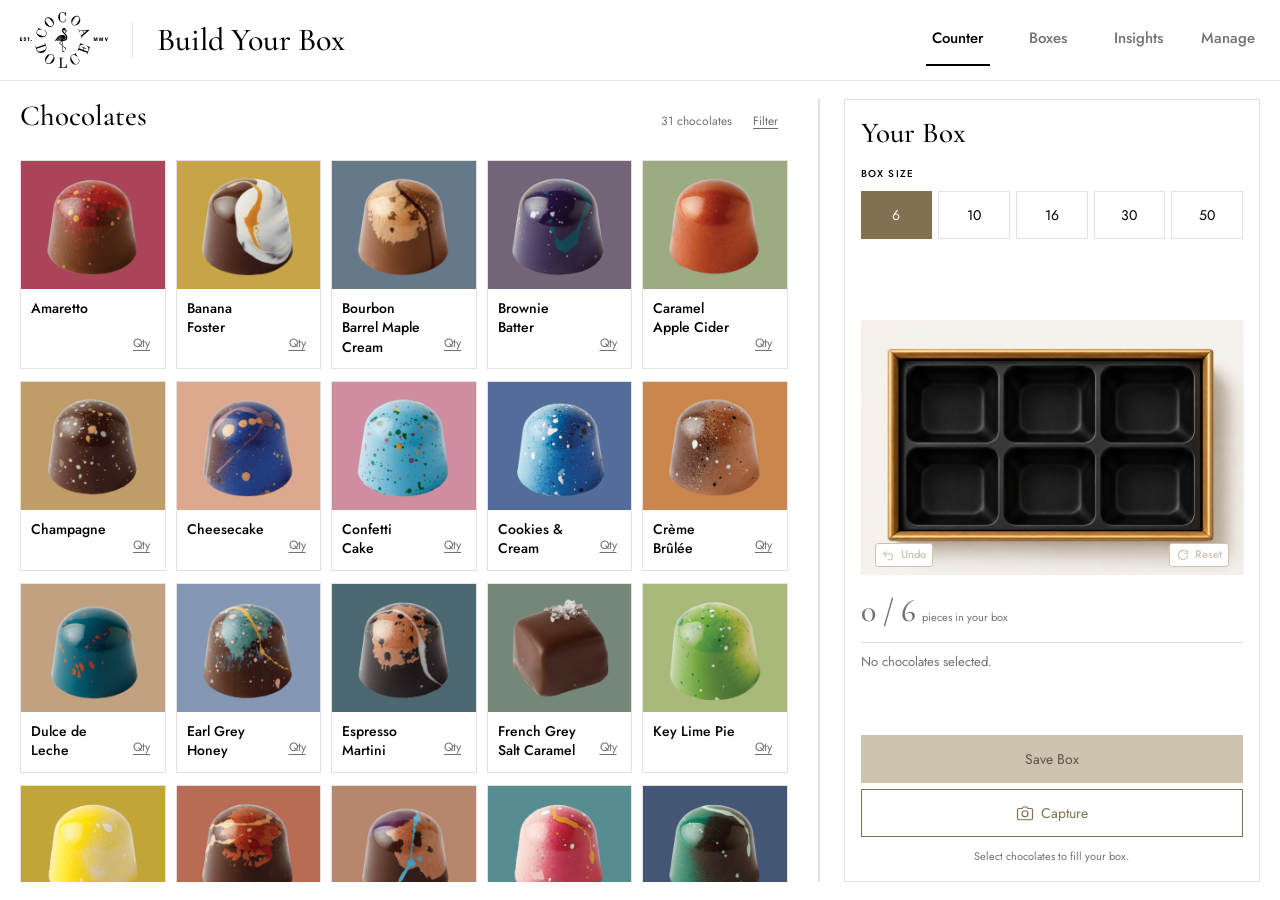
<file: index.html>
<!doctype html>
<html lang="en" data-theme="light">
<head>
<meta charset="utf-8">
<meta name="viewport" content="width=device-width, initial-scale=1">
<title>Build Your Box | Cocoa Dolce</title>
<link rel="preconnect" href="https://fonts.googleapis.com">
<link rel="preconnect" href="https://fonts.gstatic.com" crossorigin>
<link href="https://fonts.googleapis.com/css2?family=Cormorant+Garamond:ital,wght@0,500;0,600;1,500&family=Jost:wght@400;500;600&display=swap" rel="stylesheet">
<style>
:root{
  /* Central brand tokens (Cocoa Dolce site alignment pass). Every other color
     variable below is an alias onto these five so no hex is duplicated. */
  --color-bg:#ffffff; --color-bg-secondary:#f2eee7; --color-primary:#817151; --color-disabled:#cdc3af; --color-text:#000000;
  --bg:var(--color-bg); --surface:var(--color-bg); --surface-2:var(--color-bg-secondary); --ink:var(--color-text); --ink-soft:#6d5a4e;
  --line:#e0d3c6; --gold:var(--color-primary); --gold-ink:#6f5f36; --cocoa:#3b2219; --ok:#4f7a4a; --warn:#a4462f;
  --tray:#2b1a14; --tray-slot:#3d281f; --shadow:0 1px 0 rgba(43,29,23,.06),0 8px 24px -14px rgba(43,29,23,.35);
  /* Giriton is the brand typeface used on the live Cocoa Dolce site; no licensed
     local font file exists in this repo (checked before writing this rule), so
     it is named first and falls back to the existing elegant serif stack. */
  --serif:"Giriton","Cormorant Garamond","Iowan Old Style","Palatino Linotype",Georgia,serif;
  --sans:"Jost","Avenir Next","Segoe UI",system-ui,sans-serif;
}
@media (prefers-color-scheme: dark){
  :root:not([data-theme="light"]){
    --bg:#1a120f; --surface:#241915; --surface-2:#2f211b; --ink:#f1e6d8; --ink-soft:#b9a595;
    --line:#3e2e26; --gold:#c4af7c; --gold-ink:#d8c592; --tray:#120c0a; --tray-slot:#2a1c16; --ok:#8fbf86; --warn:#e0856b;
    --shadow:0 10px 30px -18px rgba(0,0,0,.8);
  }
}
:root[data-theme="dark"]{
  --bg:#1a120f; --surface:#241915; --surface-2:#2f211b; --ink:#f1e6d8; --ink-soft:#b9a595;
  --line:#3e2e26; --gold:#c4af7c; --gold-ink:#d8c592; --tray:#120c0a; --tray-slot:#2a1c16; --ok:#8fbf86; --warn:#e0856b;
  --shadow:0 10px 30px -18px rgba(0,0,0,.8);
}
*{box-sizing:border-box}
html,body{margin:0}
body{background:var(--bg);color:var(--ink);font-family:var(--sans);font-size:15px;line-height:1.45;-webkit-tap-highlight-color:transparent}
button{font:inherit;color:inherit;cursor:pointer}
button:focus-visible,input:focus-visible,select:focus-visible{outline:2px solid var(--gold);outline-offset:2px}
img{max-width:100%}

/* header */
header{display:flex;align-items:center;gap:20px;padding:14px 24px;border-bottom:1px solid var(--line);background:var(--surface);position:sticky;top:0;z-index:20;flex-wrap:wrap}
.mark{display:flex;align-items:baseline;gap:10px;margin-right:auto}
.mark b{font-family:var(--serif);font-weight:600;font-size:28px;letter-spacing:.01em;line-height:1}
.mark span{font-family:var(--serif);font-style:italic;font-size:19px;color:var(--gold-ink)}
nav{display:flex;gap:4px;background:var(--surface-2);padding:4px;border-radius:999px}
nav button{border:0;background:transparent;padding:8px 18px;border-radius:999px;font-weight:500;color:var(--ink-soft)}
nav button[aria-selected="true"]{background:var(--surface);color:var(--ink);box-shadow:var(--shadow)}
.loc{border:1px solid var(--line);background:var(--surface);border-radius:999px;padding:8px 12px;font:inherit;color:var(--ink)}
.sync{font-size:12px;color:var(--ink-soft)}

main{padding:20px 24px 120px;max-width:1500px;margin:0 auto}
.view[hidden]{display:none}

/* counter */
.counter{display:grid;grid-template-columns:minmax(0,1fr) 380px;gap:24px;align-items:start}
.grid{display:grid;grid-template-columns:repeat(auto-fill,minmax(132px,1fr));gap:10px}
.tile{position:relative;border:1px solid var(--line);background:var(--surface);border-radius:14px;padding:14px 8px 12px;min-height:124px;display:flex;flex-direction:column;align-items:center;gap:9px;text-align:center;transition:transform .08s ease,border-color .15s}
.tile:active{transform:scale(.96)}
.tile.has{border-color:var(--gold)}
.tile .nm{font-weight:500;font-size:14px;line-height:1.2}
.tile .ct{position:absolute;top:7px;right:7px;min-width:24px;height:24px;border-radius:12px;background:var(--gold);color:#fff;font-weight:600;font-size:13px;display:grid;place-items:center;padding:0 6px}
.tile.flash{animation:flash .35s ease}
@keyframes flash{0%{box-shadow:0 0 0 0 var(--gold)}100%{box-shadow:0 0 0 10px transparent}}
.grid.locked .tile{opacity:.45}

/* bonbons */
.bb{--shell:#3b2219;--top:#c98a3d;width:46px;height:46px;border-radius:50%;position:relative;flex:none;
  background:radial-gradient(circle at 34% 28%,rgba(255,255,255,.38),rgba(255,255,255,0) 38%),var(--shell);
  box-shadow:inset 0 -4px 7px rgba(0,0,0,.35),0 2px 3px rgba(0,0,0,.25)}
.bb::after{content:"";position:absolute;inset:0;border-radius:inherit}
.bb.d-half{background:radial-gradient(circle at 34% 28%,rgba(255,255,255,.4),rgba(255,255,255,0) 38%),linear-gradient(140deg,var(--top) 0 46%,var(--shell) 47%)}
.bb.d-dot::after{inset:34%;background:var(--top)}
.bb.d-sparkle::after{background:radial-gradient(circle,var(--top) 1.3px,transparent 1.6px) 0 0/7px 7px;opacity:.9}
.bb.d-stripe::after{background:repeating-linear-gradient(60deg,var(--top) 0 2px,transparent 2px 7px);opacity:.85;inset:18% 12%;border-radius:40%}
.bb.d-gold::after{inset:30% 38% 44% 30%;background:linear-gradient(135deg,#f3dc93,#b8913b);border-radius:30% 60% 40% 50%;transform:rotate(-12deg)}
.bb.d-cup{border-radius:26%;background:repeating-conic-gradient(from 0deg,rgba(0,0,0,.18) 0 10deg,transparent 10deg 30deg),radial-gradient(circle at 34% 28%,rgba(255,255,255,.3),transparent 40%),var(--shell)}
.bb.d-cup::after{inset:28%;background:var(--top);border-radius:50%}
.bb.d-dust{background:radial-gradient(circle,rgba(255,255,255,.08) 1px,transparent 1.3px) 0 0/4px 4px,var(--shell);box-shadow:inset 0 -3px 6px rgba(0,0,0,.25)}
.bb.d-drizzle::after{background:repeating-linear-gradient(-30deg,transparent 0 5px,var(--top) 5px 7px,transparent 7px 12px);inset:10% 14% 40%;border-radius:50% 50% 30% 30%}
.bb.sm{width:30px;height:30px}

/* box panel */
.panel{position:sticky;top:84px;background:var(--surface);border:1px solid var(--line);border-radius:18px;padding:18px;box-shadow:var(--shadow)}
.panel h2{font-family:var(--serif);font-weight:600;font-size:26px;margin:0 0 2px;line-height:1.1}
.muted{color:var(--ink-soft)}
.small{font-size:13px}
.sizes{display:flex;flex-wrap:wrap;gap:6px;margin:12px 0 14px}
.chip{border:1px solid var(--line);background:transparent;border-radius:999px;padding:7px 14px;font-weight:500;min-width:48px}
.chip[aria-pressed="true"]{background:var(--ink);color:var(--surface);border-color:var(--ink)}
.tray{background:var(--tray);border-radius:12px;padding:12px;display:grid;gap:8px;box-shadow:inset 0 2px 10px rgba(0,0,0,.5)}
.slot{aspect-ratio:1;border-radius:50%;background:var(--tray-slot);display:grid;place-items:center;border:0;padding:0;box-shadow:inset 0 3px 6px rgba(0,0,0,.55)}
.slot .bb{width:82%;height:82%;animation:drop .22s cubic-bezier(.2,.9,.3,1.3)}
@keyframes drop{from{transform:translateY(-10px) scale(.7);opacity:0}to{transform:none;opacity:1}}
.slot:disabled{cursor:default}
.progress{display:flex;justify-content:space-between;align-items:baseline;margin:12px 0 4px}
.progress .n{font-family:var(--serif);font-size:34px;font-weight:600;line-height:1}
.list{margin:6px 0 12px;padding:0;list-style:none;font-size:14px;max-height:180px;overflow:auto}
.list li{display:flex;justify-content:space-between;padding:4px 0;border-bottom:1px dashed var(--line)}
.actions{display:grid;grid-template-columns:1fr 1fr;gap:8px}
.btn{border:1px solid var(--line);background:var(--surface);border-radius:12px;padding:12px 14px;font-weight:500}
.btn.primary{background:var(--cocoa);border-color:var(--cocoa);color:#f6ead8;grid-column:1/-1;padding:15px;font-size:16px}
:root[data-theme="dark"] .btn.primary{background:var(--gold);border-color:var(--gold);color:#1a120f}
@media (prefers-color-scheme: dark){:root:not([data-theme="light"]) .btn.primary{background:var(--gold);border-color:var(--gold);color:#1a120f}}
.btn:disabled{opacity:.45;cursor:not-allowed}
.btn.gold{background:var(--gold);border-color:var(--gold);color:#fff}
.banner{margin-top:10px;padding:10px 12px;border-radius:10px;background:var(--surface-2);display:flex;align-items:center;justify-content:space-between;gap:8px;font-size:14px}
.banner[hidden]{display:none}
.savemode{border:1px solid var(--line);border-radius:10px;margin:12px 0 0;padding:8px 12px 10px;display:grid;gap:6px}
.savemode legend{padding:0 4px}
.banner.saved{background:color-mix(in srgb,var(--ok) 16%,var(--surface))}
.tray.done{outline:2px solid var(--ok);outline-offset:3px}
.banner .bar{height:3px;background:var(--gold);border-radius:2px;margin-top:6px;transform-origin:left;animation:count 2s linear forwards}
@keyframes count{from{transform:scaleX(1)}to{transform:scaleX(0)}}
.shake{animation:shake .3s}
@keyframes shake{25%{transform:translateX(-5px)}75%{transform:translateX(5px)}}

/* toast */
.toast{position:fixed;left:50%;bottom:22px;transform:translateX(-50%);background:var(--ink);color:var(--surface);padding:12px 16px;border-radius:12px;display:flex;gap:14px;align-items:center;z-index:50;box-shadow:0 12px 30px -10px rgba(0,0,0,.5);max-width:calc(100% - 32px)}
.toast[hidden]{display:none}
.toast button{background:transparent;border:1px solid currentColor;border-radius:8px;padding:5px 10px;color:inherit}

/* generic sections */
.section{background:var(--surface);border:1px solid var(--line);border-radius:18px;padding:20px;margin-bottom:18px}
.section h2{font-family:var(--serif);font-weight:600;font-size:28px;margin:0 0 4px;line-height:1.1}
.section h3{font-family:var(--serif);font-weight:600;font-size:21px;margin:18px 0 8px}
.row{display:flex;gap:10px;flex-wrap:wrap;align-items:center}
.spread{justify-content:space-between}
.stats{display:grid;grid-template-columns:repeat(auto-fit,minmax(170px,1fr));gap:10px;margin:14px 0}
.stat{background:var(--surface-2);border-radius:12px;padding:12px 14px}
.stat .v{font-family:var(--serif);font-size:32px;font-weight:600;line-height:1.05}
.stat .k{font-size:13px;color:var(--ink-soft)}
.scroll{overflow-x:auto}
table{border-collapse:collapse;width:100%;font-size:14px}
th,td{text-align:left;padding:9px 10px;border-bottom:1px solid var(--line);vertical-align:top}
th{font-weight:500;color:var(--ink-soft);font-size:13px}
td.num,th.num{text-align:right;font-variant-numeric:tabular-nums}
.pieces-cell{max-width:460px}
.x{border:0;background:transparent;color:var(--ink-soft);padding:2px 6px;border-radius:6px}
.x:hover{color:var(--warn)}
.two{display:grid;grid-template-columns:1fr 1fr;gap:18px}
.bars{display:grid;gap:7px}
.barrow{display:grid;grid-template-columns:30px 150px 1fr 48px;align-items:center;gap:10px;font-size:14px}
.track{height:12px;background:var(--surface-2);border-radius:6px;overflow:hidden}
.fill{height:100%;background:var(--gold);border-radius:6px}
.pair{display:grid;grid-template-columns:auto 1fr auto;gap:12px;align-items:center;padding:9px 0;border-bottom:1px solid var(--line)}
.pair .duo{display:flex}
.pair .duo .bb+.bb{margin-left:-8px}
.lift{font-size:12px;border-radius:999px;padding:3px 9px;background:var(--surface-2);white-space:nowrap}
.lift.hi{background:var(--gold);color:#fff}
.empty{padding:28px;text-align:center;color:var(--ink-soft)}
.menu-row{display:grid;grid-template-columns:40px 1fr 110px 110px 120px auto;gap:10px;align-items:center;padding:8px 0;border-bottom:1px solid var(--line)}
.menu-row input[type=text],.menu-row select,.field{border:1px solid var(--line);background:var(--surface);color:var(--ink);border-radius:8px;padding:7px 9px;font:inherit;width:100%}
.menu-row input[type=color]{width:100%;height:34px;border:1px solid var(--line);border-radius:8px;background:none;padding:2px}
.menu-row.off{opacity:.5}
label.toggle{display:inline-flex;gap:8px;align-items:center;font-size:14px}
dialog{border:1px solid var(--line);border-radius:16px;background:var(--surface);color:var(--ink);max-width:720px;width:calc(100% - 32px)}
dialog textarea{width:100%;height:280px;font-family:ui-monospace,Menlo,monospace;font-size:12px;background:var(--surface-2);color:var(--ink);border:1px solid var(--line);border-radius:8px;padding:8px}

@media (max-width:980px){
  .counter{grid-template-columns:1fr}
  .panel{position:static}
  .two{grid-template-columns:1fr}
  .menu-row{grid-template-columns:36px 1fr 1fr;}
}
@media (max-width:560px){
  header{padding:12px 14px} main{padding:14px}
  .grid{grid-template-columns:repeat(3,1fr)}
  .tile{min-height:108px;padding:12px 4px}
  .barrow{grid-template-columns:26px 100px 1fr 40px}
}
@media (prefers-reduced-motion: reduce){*{animation:none!important;transition:none!important}}
</style>
<link rel="stylesheet" href="counter.css">
<link rel="stylesheet" href="counter-builder.css">
<script src="counter-products.js"></script>
<script src="counter-catalog-state.js"></script>
<script src="counter-selection.js"></script>
<script src="counter-box.js"></script>
<script src="counter-catalog.js"></script>
<script src="counter-manage.js"></script>
<script src="counter-resize.js"></script>
<script src="counter-transactions.js"></script>
<script src="counter-api.js"></script>
<script src="counter-capture.js"></script>
<script src="counter-foundation.js"></script>
</head>
<body>
<header>
  <div class="brand-area">
    <img class="brand-logo" src="assets/logo/cocoa-dolce_flamingo_k.svg" alt="Cocoa Dolce" width="96" height="61">
    <h1>Build Your Box</h1>
  </div>
  <nav aria-label="Primary navigation">
    <button data-view="counter" aria-current="page" aria-selected="true">Counter</button>
    <button data-view="boxes" aria-selected="false">Boxes</button>
    <button data-view="insights" aria-selected="false">Insights</button>
    <button data-view="manage" aria-selected="false">Manage</button>
  </nav>
  <span id="sync" hidden></span>
</header>

<main>
  <!-- COUNTER -->
  <section class="view" id="v-counter" aria-label="Counter">
    <div class="foundation">
      <section class="catalog" aria-labelledby="catalog-title">
        <div class="catalog-top"><h2 id="catalog-title">Chocolates</h2><div class="catalog-tools"><span id="catalog-result"></span><div class="catalog-filter"><button type="button" class="catalog-filter-toggle" id="catalog-filter-toggle" aria-haspopup="true" aria-expanded="false">Filter</button><div class="catalog-filter-menu" id="catalog-filter-menu" role="menu" aria-label="Filter chocolates by category" hidden><button type="button" data-filter="all" role="menuitemradio" aria-checked="true">All</button><button type="button" data-filter="basic" role="menuitemradio" aria-checked="false">Basic</button><button type="button" data-filter="seasonal" role="menuitemradio" aria-checked="false">Seasonal</button><button type="button" data-filter="cocoshots" role="menuitemradio" aria-checked="false">CocoShots</button></div></div></div></div>
        <div class="chocolate-grid"></div>
        <p class="catalog-empty" id="catalog-empty" hidden>No chocolates available in this category.</p>
      </section>
      <div class="counter-divider" role="separator" aria-label="Resize Chocolates and Your Box panels" tabindex="0"></div><aside class="builder" aria-labelledby="builder-title">
        <div class="builder-heading"><h2 id="builder-title">Your Box</h2></div>
        <span class="box-size-label" id="size-label">BOX SIZE</span>
        <div class="box-size-options" role="group" aria-labelledby="size-label"><button type="button" data-capacity-option="6" aria-label="6 pieces" aria-pressed="true">6</button><button type="button" data-capacity-option="10" aria-label="10 pieces" aria-pressed="false">10</button><button type="button" data-capacity-option="16" aria-label="16 pieces" aria-pressed="false">16</button><button type="button" data-capacity-option="30" aria-label="30 pieces" aria-pressed="false">30</button><button type="button" data-capacity-option="50" aria-label="50 pieces" aria-pressed="false">50</button></div>
        <div class="box-visual">
          <div class="box-scene"><img src="assets/box/top-view-6.png" alt="Empty six-piece box, top-down view" width="1536" height="1024"></div>
          <button type="button" class="box-undo" data-action="undo" disabled aria-label="Undo last change"><svg aria-hidden="true" focusable="false" width="14" height="14" viewBox="0 0 24 24" fill="none" stroke="currentColor" stroke-width="1.8" stroke-linecap="round" stroke-linejoin="round"><path d="M3 10h10a5 5 0 0 1 0 10h-3"/><path d="M7 6 3 10l4 4"/></svg><span>Undo</span></button>
          <button type="button" class="box-reset" data-action="reset" disabled aria-label="Reset box"><svg aria-hidden="true" focusable="false" width="14" height="14" viewBox="0 0 24 24" fill="none" stroke="currentColor" stroke-width="1.8" stroke-linecap="round" stroke-linejoin="round"><path d="M20 12a8 8 0 1 1-2.34-5.66"/><path d="M20 4v5h-5"/></svg><span>Reset</span></button>
        </div>
        <div class="piece-progress"><span class="piece-count"><strong id="foundation-count" aria-live="polite">0 / 6</strong><span>pieces in your box</span></span><span class="box-complete-badge" id="box-complete" hidden aria-live="polite">&#10003; Box Complete!</span></div>
        <div class="box-summary"><p>No chocolates selected.</p></div>
        <div class="builder-controls"><button class="save-box" disabled>Save Box</button><button type="button" class="capture-box" data-action="capture"><svg aria-hidden="true" focusable="false" width="18" height="18" viewBox="0 0 24 24" fill="none" stroke="currentColor" stroke-width="1.6" stroke-linecap="round" stroke-linejoin="round"><path d="M8 6l1.5-2h5L16 6h4a2 2 0 0 1 2 2v11a2 2 0 0 1-2 2H4a2 2 0 0 1-2-2V8a2 2 0 0 1 2-2z"/><circle cx="12" cy="13" r="4"/></svg><span>Capture</span></button></div>
        <p class="builder-footnote">Select chocolates to fill your box.</p>
      </aside>
    </div>
  </section>

  <section class="view" id="v-manage" aria-label="Manage Chocolates" hidden>
    <div class="manage-page section">
      <div class="manage-heading"><div><h2>Manage Chocolates</h2><p class="muted small">Manage availability, order, and catalog items.</p></div><button type="button" class="manage-done" data-manage-done>Done</button></div>
      <div id="manage-grid-host"></div>
    </div>
    <dialog id="manage-add-dialog" class="counter-dialog" aria-labelledby="manage-add-title">
      <form id="manage-add-form" method="dialog"><h2 id="manage-add-title">Add Chocolate</h2><label for="manage-name">Chocolate Name</label><input class="field" id="manage-name" name="name" required autocomplete="off"><label for="manage-category">Category</label><select class="field" id="manage-category" name="category" required><option value="basic">Basic</option><option value="seasonal">Seasonal</option><option value="cocoshot">CocoShots</option></select><label for="manage-image">Image</label><div class="manage-file-row"><label class="manage-file-button" for="manage-image">Choose Image</label><span class="manage-file-name" id="manage-file-name">No file chosen</span><input class="manage-file-input" id="manage-image" name="image" type="file" accept="image/*"></div><p class="manage-form-error" id="manage-form-error" role="alert" hidden></p><div class="dialog-actions"><button type="button" data-manage-cancel>Cancel</button><button type="submit">Add Chocolate</button></div></form>
    </dialog>
    <dialog id="manage-done-dialog" class="counter-dialog" aria-labelledby="manage-done-title"><h2 id="manage-done-title">Are you sure?</h2><p>Finish managing the catalog?</p><div class="dialog-actions"><button type="button" data-manage-done-cancel>Cancel</button><button type="button" data-manage-done-confirm>Done</button></div></dialog>
  </section>
  <!-- Retained legacy transaction UI and hooks for later phases. Not navigable. -->
  <section class="view" id="v-legacy-counter" hidden inert>
    <div class="counter">
      <div>
        <div class="grid" id="grid"></div>
        <p class="small muted" style="margin-top:14px">Tap each piece as you reach for it. The grid follows the order of the display case, so you can edit it in Case layout.</p>
      </div>
      <aside class="panel" id="panel">
        <h2>This box</h2>
        <div class="small muted" id="hint">Choose a box size, then tap pieces.</div>
        <div class="sizes" id="sizes"></div>
        <div class="tray" id="tray"></div>
        <div class="progress"><span class="n" id="count">0</span><span class="muted" id="timer">0.0 s</span></div>
        <ul class="list" id="summary"></ul>
        <div class="actions">
          <button class="btn" id="undo" disabled>Undo last</button>
          <button class="btn" id="clear" disabled>Start over</button>
          <button class="btn primary" id="save" disabled>Save box</button>
        </div>
        <div class="banner saved" id="savedNote" hidden>
          <div style="flex:1"><b id="savedTitle">Box saved</b><div class="small muted">Tap a piece to start the next box.</div></div>
          <button class="btn" id="undoSave" style="padding:6px 12px">Undo save</button>
        </div>
        <fieldset class="savemode">
          <legend class="small muted">When the box is full</legend>
          <label class="toggle small"><input type="radio" name="savemode" value="manual"> Wait until I tap Save box</label>
          <label class="toggle small"><input type="radio" name="savemode" value="auto"> Save automatically after 2 seconds</label>
        </fieldset>
        <div class="banner" id="autosave" hidden>
          <div style="flex:1">Box full. Saving…<div class="bar" id="autobar"></div></div>
          <button class="btn" id="cancelAuto" style="padding:6px 12px">Wait</button>
        </div>
      </aside>
    </div>
  </section>

  <!-- BOXES -->
  <section class="view" id="v-boxes" hidden>
    <div class="section">
      <div class="row spread">
        <div><h2>Saved boxes</h2><div class="muted small" id="boxCountLbl"></div></div>
        <div class="row">
          <button class="btn" id="expCsv">Export CSV</button>
          <button class="btn" id="expJson">Export JSON</button>
        </div>
      </div>
      <div class="stats" id="timeStats"></div>
      <div class="scroll"><table id="boxTable"></table></div>
    </div>
  </section>

  <!-- INSIGHTS -->
  <section class="view" id="v-insights" hidden>
    <div class="section">
      <div class="row spread">
        <div><h2>What customers choose</h2><div class="muted small" id="insLbl"></div></div>
        <div class="row">
          <select class="field" id="fLoc" style="width:auto"><option value="">All shops</option><option>Bradley Fair</option><option>New Market Square</option><option>Downtown</option><option>Fontainebleau Las Vegas</option></select>
          <select class="field" id="fRange" style="width:auto"><option value="0">All time</option><option value="7">Last 7 days</option><option value="30">Last 30 days</option></select>
          <label class="toggle"><input type="checkbox" id="fDemo"> Add 240 sample boxes</label>
        </div>
      </div>
      <div class="stats" id="insStats"></div>
      <div class="two">
        <div><h3>Most-picked pieces</h3><div class="bars" id="topBars"></div></div>
        <div><h3>Pieces that go together</h3><p class="small muted" style="margin:0 0 6px">Pairs that share a box most often. The tag shows how much more often than chance, so popular pieces don't crowd out real favorites.</p><div id="pairs"></div></div>
      </div>
      <div class="two">
        <div><h3>Box sizes sold</h3><div class="bars" id="sizeBars"></div></div>
        <div><h3>Capture time by box size</h3><div class="bars" id="timeBars"></div></div>
      </div>
    </div>
  </section>

  <!-- MENU -->
  <section class="view" id="v-menu" hidden>
    <div class="section">
      <div class="row spread">
        <div><h2>Case layout</h2><p class="muted small" style="margin:2px 0 0;max-width:70ch">Set the order to match the display case, left to right and top to bottom. Hide pieces that are sold out or out of season; saved boxes keep their names.</p></div>
        <div class="row"><button class="btn gold" id="addPiece">Add a piece</button><button class="btn" id="resetMenu">Restore defaults</button></div>
      </div>
      <div id="menuRows" style="margin-top:12px"></div>
    </div>
  </section>
</main>

<dialog class="capture-dialog" id="capture-dialog" aria-labelledby="capture-title">
  <div class="capture-dialog-head">
    <div>
      <p class="capture-kicker">Optional training photo</p>
      <h2 id="capture-title">Capture completed box</h2>
      <p class="capture-help">
        Keep the finished box centered and well lit. Retake as often as needed;
        only the final selected image is used.
      </p>
    </div>
    <button
      type="button"
      class="capture-close"
      data-capture-close
      aria-label="Close photo capture"
    >
      ×
    </button>
  </div>

  <div class="capture-methods" role="tablist" aria-label="Photo capture method">
    <button
      type="button"
      class="capture-method is-active"
      data-capture-method="webcam"
      role="tab"
      aria-selected="true"
    >
      Webcam
    </button>

    <button
      type="button"
      class="capture-method"
      data-capture-method="ip-camera"
      role="tab"
      aria-selected="false"
    >
      Android IP Webcam
    </button>

    <button
      type="button"
      class="capture-method"
      data-capture-method="upload"
      role="tab"
      aria-selected="false"
    >
      Upload image
    </button>
  </div>

  <section class="capture-pane" data-capture-pane="webcam">
    <p class="capture-instruction">
      Connect a USB webcam or use this device’s camera, then select
      <strong>Start camera</strong>.
    </p>

    <div class="capture-preview">
      <video
        id="capture-webcam-video"
        autoplay
        muted
        playsinline
        aria-label="Live webcam preview"
      ></video>
      <img
        id="capture-webcam-still"
        alt="Captured completed chocolate box"
        hidden
      >
    </div>

    <div class="capture-actions">
      <button type="button" class="btn" id="capture-webcam-start">
        Start camera
      </button>
      <button type="button" class="btn" id="capture-webcam-snap" disabled>
        Take photo
      </button>
      <button type="button" class="btn" id="capture-webcam-retake" hidden>
        Retake
      </button>
    </div>
  </section>

  <section class="capture-pane" data-capture-pane="ip-camera" hidden>
    <p class="capture-instruction">
      On Android, install <strong>IP Webcam</strong>, start its server on the
      same Wi-Fi network, then enter the phone address shown by the app.
    </p>

    <ol class="capture-steps">
      <li>Install and open IP Webcam on the Android phone.</li>
      <li>Tap “Start server.”</li>
      <li>Copy the address shown, such as <code>http://192.168.1.45:8080</code>.</li>
      <li>Place the completed box under the phone camera.</li>
    </ol>

    <label class="capture-label" for="capture-ip-url">
      IP Webcam address
    </label>

    <div class="capture-ip-row">
      <input
        id="capture-ip-url"
        type="url"
        inputmode="url"
        placeholder="http://192.168.1.45:8080"
        autocomplete="off"
      >
      <button type="button" class="btn" id="capture-ip-connect">
        Connect
      </button>
    </div>

    <p class="capture-small">
      If video does not load, use the upload option. Browser mixed-content or
      phone-server settings may block some IP camera streams.
    </p>

    <div class="capture-preview">
      <img
        id="capture-ip-preview"
        alt="Android IP Webcam preview"
        hidden
      >
    </div>

    <div class="capture-actions">
      <button type="button" class="btn" id="capture-ip-snap" disabled>
        Take photo
      </button>
      <button type="button" class="btn" id="capture-ip-retake" hidden>
        Retake
      </button>
    </div>
  </section>

  <section class="capture-pane" data-capture-pane="upload" hidden>
    <p class="capture-instruction">
      Select a clear top-down photo of the completed box from this device.
    </p>

    <label class="capture-upload-label" for="capture-file-input">
      Choose image
      <input
        id="capture-file-input"
        type="file"
        accept="image/jpeg,image/png,image/webp"
      >
    </label>

    <p class="capture-small" id="capture-file-name">
      JPEG, PNG, or WebP; 10 MB maximum.
    </p>

    <div class="capture-preview">
      <img
        id="capture-upload-preview"
        alt="Selected completed chocolate box"
        hidden
      >
    </div>
  </section>

  <div class="capture-status" id="capture-status" role="status" aria-live="polite">
    Photo capture is optional. Choose Skip photo to proceed without one.
  </div>

  <div class="capture-footer">
    <button type="button" class="btn" id="capture-skip">
      Skip photo
    </button>
    <button type="button" class="btn gold" id="capture-confirm" disabled>
      Use this photo
    </button>
  </div>
</dialog>

<div class="toast" id="toast" hidden><span id="toastMsg"></span><button id="toastBtn">Undo</button></div>

<dialog id="fallback">
  <h3 style="font-family:var(--serif);font-size:22px;margin:0 0 8px" id="fbTitle">Copy export</h3>
  <p class="small muted">Downloads aren't available in this view. Copy the text below into a file.</p>
  <textarea id="fbText" readonly></textarea>
  <div class="row" style="margin-top:10px;justify-content:flex-end"><button class="btn" id="fbCopy">Copy</button><button class="btn gold" id="fbDownload">Download</button><button class="btn" id="fbClose">Cancel</button></div>
</dialog>

<script>
(function(){
"use strict";
const $ = s => document.querySelector(s);
const esc = s => String(s).replace(/[&<>"']/g, c => ({"&":"&amp;","<":"&lt;",">":"&gt;",'"':"&quot;","'":"&#39;"}[c]));

/* ---------- default case layout (from cocoadolce.com flavor descriptions) ---------- */
const SHELL = {dark:"#3b2219", milk:"#6b4128", white:"#eee2c9", gold:"#c99a5b"};
const DEFAULT_MENU = [
  ["salted-caramel","Salted Caramel","milk","#d39a4a","dot"],
  ["champagne","Champagne","dark","#f1e6c8","sparkle"],
  ["raspberry","Raspberry","dark","#c2334d","half"],
  ["lemon","Lemon","white","#f0cf3a","half"],
  ["cheesecake","Cheesecake","white","#b8864f","dust"],
  ["pistachio","Pistachio","dark","#8fae4f","stripe"],
  ["creme-brulee","Crème Brûlée","dark","#d9a45a","cup"],
  ["cookies-cream","Cookies & Cream","dark","#f4efe6","drizzle"],
  ["espresso-caramel","Espresso Caramel","dark","#8a5a3a","stripe"],
  ["dulce-de-leche","Dulce de Leche","milk","#e1b777","drizzle"],
  ["pecan-caramel","Pecan Caramel","dark","#a8703f","gold"],
  ["banana-rum","Banana Rum","dark","#f2d36b","dot"],
  ["earl-grey-honey","Earl Grey Honey","white","#7d8fb3","sparkle"],
  ["pb-caramel","Peanut Butter Caramel","dark","#c78c4c","half"],
  ["amaretto","Amaretto","milk","#b0613a","gold"],
  ["pineapple-moscato","Pineapple Moscato","white","#f2b53d","stripe"],
  ["old-fashioned","Old Fashioned","milk","#d0622c","half"],
  ["classic-truffle","Classic Dark Truffle","dark","#5a3526","dust"],
  ["grey-salt-caramel","Grey Salt Caramel","gold","#8f8a86","dot"]
].map(([id,name,shell,top,deco])=>({id,name,shell,top,deco,active:true}));

const SIZES = [6,10,16,30,50];
const LS = {boxes:"cd-boxes-v1", menu:"cd-menu-v1", loc:"cd-loc", pend:"cd-pending-v1"};
const lsGet = (k,d) => { try{ const v = localStorage.getItem(k); return v ? JSON.parse(v) : d; }catch(e){ return d; } };
const lsSet = (k,v) => { try{ localStorage.setItem(k, JSON.stringify(v)); }catch(e){} };

/* ---------- state ---------- */
let menu = lsGet(LS.menu, null) || DEFAULT_MENU.map(m=>({...m}));
let boxes = lsGet(LS.boxes, []);
if(!Array.isArray(boxes))boxes=[];
let db = null, dbLive = false;
let box = freshBox(null);
let autoTimer = null, tick = null;
let lastSaved = null; // {rec, pieces} shown until the next box starts
let autoOn = lsGet("cd-savemode-v2", "manual") === "auto";
// Existing store configuration is retained without a cashier selector.
const loc = { value: lsGet(LS.loc, "Bradley Fair") };

function freshBox(size){ return {size, pieces:[], startedAt:null, undos:0, removals:0}; }
const byId = id => menu.find(m=>m.id===id) || {id, name:id, shell:"dark", top:"#999", deco:"dot"};
function bb(m, cls=""){ return `<span class="bb d-${esc(m.deco)} ${cls}" style="--shell:${SHELL[m.shell]||m.shell};--top:${esc(m.top)}" aria-hidden="true"></span>`; }
const uid = () => "bx_" + Date.now().toString(36) + Math.random().toString(36).slice(2,7);

/* ---------- tabs ---------- */
document.querySelectorAll("nav button").forEach(b => b.onclick = () => {
  document.querySelectorAll("nav button").forEach(x => {
    x.setAttribute("aria-selected", x===b);
    if (x===b) x.setAttribute("aria-current", "page"); else x.removeAttribute("aria-current");
  });
  document.querySelectorAll(".view").forEach(v => v.hidden = v.id !== "v-"+b.dataset.view);
  if (b.dataset.view==="boxes") renderBoxes();
  if (b.dataset.view==="insights") renderInsights();
  if (b.dataset.view==="menu") renderMenu();
});

/* ---------- counter ---------- */
function renderSizes(){
  $("#sizes").innerHTML = SIZES.map(s=>`<button class="chip" data-s="${s}" aria-pressed="${box.size===s}">${s}</button>`).join("")
    + `<button class="chip" data-s="open" aria-pressed="${box.size==='open'}">Other</button>`;
  $("#sizes").querySelectorAll(".chip").forEach(c => c.onclick = () => {
    const s = c.dataset.s==="open" ? "open" : +c.dataset.s;
    if (typeof s==="number" && box.pieces.length > s){ nudge(`This box already has ${box.pieces.length} pieces.`); return; }
    if (!box.pieces.length) lastSaved = null;
    box.size = s; cancelAuto(); renderCounter(); checkFull();
  });
}
function renderGrid(){
  const counts = {};
  box.pieces.forEach(p => counts[p.id]=(counts[p.id]||0)+1);
  const g = $("#grid");
  g.classList.toggle("locked", !box.size);
  g.innerHTML = menu.filter(m=>m.active).map(m=>`
    <button class="tile ${counts[m.id]?'has':''}" data-id="${esc(m.id)}" aria-label="Add ${esc(m.name)}">
      ${bb(m)}<span class="nm">${esc(m.name)}</span>${counts[m.id]?`<span class="ct">${counts[m.id]}</span>`:""}
    </button>`).join("");
  g.querySelectorAll(".tile").forEach(t => t.onclick = () => addPiece(t.dataset.id, t));
}
function renderTray(){
  const showing = (!box.pieces.length && lastSaved) ? lastSaved : null;
  const pieces = showing ? showing.pieces : box.pieces;
  const size = showing ? (showing.rec.boxSize || "open") : box.size;
  const n = pieces.length;
  const slots = size==="open" ? Math.max(12, Math.ceil((n+1)/6)*6) : (size || 6);
  const cols = slots<=6?3 : slots<=10?5 : slots<=16?4 : slots<=30?6 : 10;
  const tray = $("#tray");
  tray.style.gridTemplateColumns = `repeat(${cols},1fr)`;
  let h = "";
  for (let i=0;i<slots;i++){
    const p = pieces[i];
    h += (p && showing) ? `<button class="slot" disabled aria-label="${esc(byId(p.id).name)}">${bb(byId(p.id),"still")}</button>`
       : p ? `<button class="slot" data-i="${i}" aria-label="Remove ${esc(byId(p.id).name)}">${bb(byId(p.id), i===n-1?"":"still")}</button>`
           : `<button class="slot" disabled aria-label="Empty slot"></button>`;
  }
  tray.innerHTML = h;
  tray.classList.toggle("done", !!showing);
  tray.querySelectorAll(".slot[data-i]").forEach(s => s.onclick = () => {
    box.pieces.splice(+s.dataset.i,1); box.removals++; cancelAuto(); renderCounter();
  });
  tray.querySelectorAll(".bb.still").forEach(b => b.style.animation="none");
}
function renderCounter(){
  renderSizes(); renderGrid(); renderTray();
  const n = box.pieces.length;
  const showing = (!n && lastSaved) ? lastSaved : null;
  $("#savedNote").hidden = !showing;
  if (showing) $("#savedTitle").textContent = `Box saved: ${showing.rec.pieceCount} pieces in ${showing.rec.captureSeconds.toFixed(1)} s`;
  $("#count").textContent = showing ? `${showing.rec.pieceCount} of ${showing.rec.boxSize||showing.rec.pieceCount}` : box.size==="open" ? `${n} pieces` : box.size ? `${n} of ${box.size}` : "0";
  $("#hint").textContent = showing ? "Saved. The next tap starts a new box." : !box.size ? "Choose a box size, then tap pieces." :
    n===0 ? "Tap each piece as it goes in." : "Tap a piece in the tray to remove it.";
  const counts = {};
  (showing ? showing.pieces : box.pieces).forEach(p => counts[p.id]=(counts[p.id]||0)+1);
  $("#summary").innerHTML = Object.entries(counts).map(([id,q])=>`<li><span>${esc(byId(id).name)}</span><span>× ${q}</span></li>`).join("");
  $("#undo").disabled = n===0; $("#clear").disabled = n===0; $("#save").disabled = n===0;
  if (!box.startedAt) $("#timer").textContent = showing ? showing.rec.captureSeconds.toFixed(1)+" s" : "0.0 s";
}
function addPiece(id, tile){
  if (lastSaved && !box.pieces.length){ lastSaved = null; }
  if (!box.size){ nudge("Choose a box size first."); $("#sizes").classList.add("shake"); setTimeout(()=>$("#sizes").classList.remove("shake"),320); return; }
  if (typeof box.size==="number" && box.pieces.length >= box.size){ nudge("Box is full. Remove a piece or choose a bigger size."); return; }
  if (!box.startedAt){ box.startedAt = performance.now(); box.startedWall = Date.now(); startTick(); }
  box.pieces.push({id, t: Math.round(performance.now()-box.startedAt)});
  renderCounter();
  const again = document.querySelector(`.tile[data-id="${CSS.escape(id)}"]`);
  if (again){ again.classList.remove("flash"); void again.offsetWidth; again.classList.add("flash"); }
  if (navigator.vibrate) try{ navigator.vibrate(12); }catch(e){}
  checkFull();
}
function startTick(){
  clearInterval(tick);
  tick = setInterval(()=>{ if(box.startedAt) $("#timer").textContent = ((performance.now()-box.startedAt)/1000).toFixed(1)+" s"; }, 100);
}
function checkFull(){
  if (typeof box.size==="number" && box.pieces.length===box.size){
    if (!autoOn){ $("#hint").textContent = "Box is full. Tap Save box when it's ready."; return; }
    $("#autosave").hidden = false;
    const bar = $("#autobar"); bar.style.animation="none"; void bar.offsetWidth; bar.style.animation="";
    clearTimeout(autoTimer); autoTimer = setTimeout(saveBox, 2000);
  }
}
function cancelAuto(){ clearTimeout(autoTimer); autoTimer=null; $("#autosave").hidden = true; }
$("#cancelAuto").onclick = cancelAuto;
document.querySelectorAll('input[name="savemode"]').forEach(r => {
  r.checked = (r.value==="auto") === autoOn;
  r.onchange = () => { autoOn = r.value==="auto"; lsSet("cd-savemode-v2", r.value); if(!autoOn) cancelAuto(); else checkFull(); };
});
$("#undoSave").onclick = async () => {
  if (!lastSaved) return;
  const {rec, pieces} = lastSaved;
  lastSaved = null;
  await deleteBox(rec.id);
  box = freshBox(rec.boxSize || "open");
  box.pieces = pieces.map(id=>({...id})); box.startedAt = performance.now() - rec.captureSeconds*1000;
  renderCounter(); showToast("Save undone. The box is back for editing.", null);
};
$("#undo").onclick = () => { if(box.pieces.length){ box.pieces.pop(); box.undos++; cancelAuto(); renderCounter(); } };
$("#clear").onclick = () => { cancelAuto(); clearInterval(tick); box = freshBox(box.size); renderCounter(); };
$("#save").onclick = saveBox;

function nudge(msg){ showToast(msg, null); }

async function saveBox(){
  cancelAuto();
  if (!box.pieces.length) return;
  clearInterval(tick);
  const secs = box.startedAt ? (performance.now()-box.startedAt)/1000 : 0;
  const counts = {};
  box.pieces.forEach(p => counts[p.id]=(counts[p.id]||0)+1);
  const rec = {
    id: uid(),
    savedAt: new Date().toISOString(),
    location: loc.value,
    boxSize: box.size==="open" ? null : box.size,
    pieceCount: box.pieces.length,
    items: Object.entries(counts).map(([id,qty])=>({id, name: byId(id).name, qty})),
    sequence: box.pieces.map(p=>p.id),
    tapOffsetsMs: box.pieces.map(p=>p.t),
    captureSeconds: Math.round(secs*10)/10,
    undos: box.undos,
    removals: box.removals
  };
  const savedPieces = box.pieces.slice();
  lastSaved = null;
  box = freshBox(box.size);
  renderCounter();
  await persistBox(rec);
  showToast(`Box saved: ${rec.pieceCount} pieces in ${rec.captureSeconds.toFixed(1)} s`, async () => {
    await deleteBox(rec.id);
    box = freshBox(rec.boxSize || "open");
    box.pieces = savedPieces.map(x=>({...x}));
    box.startedAt = performance.now() - rec.captureSeconds*1000;
    renderCounter(); showToast("Save undone. The box is back for editing.", null);
  });
}

/* ---------- toast ---------- */
let toastT = null;
function showToast(msg, undoFn){
  $("#toastMsg").textContent = msg;
  const b = $("#toastBtn");
  b.hidden = !undoFn; b.onclick = () => { $("#toast").hidden = true; undoFn && undoFn(); };
  $("#toast").hidden = false;
  clearTimeout(toastT); toastT = setTimeout(()=>$("#toast").hidden = true, undoFn ? 5000 : 2200);
}

/* ---------- persistence ---------- */
function setSync(){ $("#sync").textContent = dbLive ? "Synced across counter devices" : "Saving on this device"; }
async function persistBox(rec){
  if (dbLive){
    try { await db.collection("boxes").doc(rec.id).set(rec); return; }
    catch(e){ goLocal(); }
  }
  boxes.push(rec); lsSet(LS.boxes, boxes); refreshOpenView();
}
async function deleteBox(id){
  if (dbLive){ try{ await db.doc("boxes/"+id).delete(); return; }catch(e){ goLocal(); } }
  boxes = boxes.filter(b=>b.id!==id); lsSet(LS.boxes, boxes); refreshOpenView();
}
async function persistMenu(){
  lsSet(LS.menu, menu);
  if (dbLive){ try{ await db.doc("config/menu").set({items: menu}); }catch(e){} }
}
function goLocal(){ dbLive = false; boxes = lsGet(LS.boxes, []); setSync(); refreshOpenView(); }
function refreshOpenView(){
  if (!$("#v-boxes").hidden) renderBoxes();
  if (!$("#v-insights").hidden) renderInsights();
}
async function initDb(){
  try{
    if (!window.claude || !window.claude.use) return;
    db = await window.claude.use("db");
    if (!db) return;
    db.collection("boxes").onSnapshot(async snap => {
      const remote = snap.docs.map(d=>d.data()).filter(Boolean);
      if (!dbLive){
        dbLive = true; setSync();
        const local = lsGet(LS.boxes, []);
        const known = new Set(remote.map(r=>r.id));
        for (const r of local.filter(r=>!known.has(r.id))){
          try{ await db.collection("boxes").doc(r.id).set(r); }catch(e){ break; }
        }
      }
      boxes = remote.sort((a,b)=>a.savedAt<b.savedAt?-1:1);
      lsSet(LS.boxes, boxes);
      refreshOpenView();
    }, () => goLocal());
    db.doc("config/menu").onSnapshot(s => {
      const d = s.exists && s.data();
      if (d && Array.isArray(d.items) && d.items.length){ menu = d.items; lsSet(LS.menu, menu); renderGrid(); if(!$("#v-menu").hidden) renderMenu(); }
    }, () => {});
  }catch(e){}
}

/* ---------- exports ---------- */
function toCSV(list){
  const ids = [];
  menu.forEach(m=>ids.push(m.id));
  list.forEach(b=>b.items.forEach(i=>{ if(!ids.includes(i.id)) ids.push(i.id); }));
  const q = v => { const s = v==null ? "" : String(v); return /[",\n]/.test(s) ? `"${s.replace(/"/g,'""')}"` : s; };
  const head = ["box_id","saved_at","location","box_size","piece_count","capture_seconds","undos","removals","pieces", ...ids.map(id=>"qty_"+id)];
  const rows = list.map(b => {
    const m = Object.fromEntries(b.items.map(i=>[i.id,i.qty]));
    return [b.id,b.savedAt,b.location,b.boxSize??"",b.pieceCount,b.captureSeconds,b.undos,b.removals,
      b.items.map(i=>`${i.name} x${i.qty}`).join("; "), ...ids.map(id=>m[id]||0)].map(q).join(",");
  });
  return [head.join(","), ...rows].join("\n");
}
let currentExport = null; // {kind, filename, data} backing the preview/Copy/Download popup, always the same source
async function exportFile(kind){
  if (!boxes.length){ nudge("No boxes saved yet."); return; }
  const stamp = new Date().toISOString().slice(0,10);
  const filename = `cocoa-dolce-boxes-${stamp}.${kind}`;
  const data = kind==="csv" ? toCSV(boxes) : JSON.stringify({exportedAt:new Date().toISOString(), boxCount:boxes.length, boxes}, null, 2);
  let dl = null;
  try{ dl = window.claude && window.claude.use ? await window.claude.use("downloads") : null; }catch(e){}
  if (dl){
    try{ await dl.save({filename, data}); return; }
    catch(e){ if (e && e.code==="declined") return; if (e && e.code==="rate_limited"){ nudge("A save prompt is already open."); return; } }
  }
  currentExport = {kind, filename, data};
  $("#fbTitle").textContent = filename; $("#fbText").value = data; $("#fbCopy").textContent = "Copy"; $("#fallback").showModal();
}
function downloadTextFile(filename, data, mime){
  const blob = new Blob([data], {type: mime});
  const url = URL.createObjectURL(blob);
  const a = document.createElement("a");
  a.href = url; a.download = filename;
  document.body.appendChild(a); a.click(); a.remove();
  setTimeout(() => URL.revokeObjectURL(url), 0);
}
$("#expCsv").onclick = () => exportFile("csv");
$("#expJson").onclick = () => exportFile("json");
$("#fbClose").onclick = () => $("#fallback").close();
$("#fbCopy").onclick = async () => { try{ await navigator.clipboard.writeText($("#fbText").value); $("#fbCopy").textContent="Copied"; }catch(e){ $("#fbText").select(); } };
$("#fbDownload").onclick = () => {
  if (!currentExport) return;
  const mime = currentExport.kind==="csv" ? "text/csv;charset=utf-8" : "application/json;charset=utf-8";
  downloadTextFile(currentExport.filename, currentExport.data, mime);
};

/* ---------- boxes view ---------- */
const median = a => { if(!a.length) return null; const s=[...a].sort((x,y)=>x-y); const m=Math.floor(s.length/2); return s.length%2?s[m]:(s[m-1]+s[m])/2; };
const fmt = v => v==null ? "–" : v.toFixed(1)+" s";
function renderBoxes(){
  $("#boxCountLbl").textContent = `${boxes.length} box${boxes.length===1?"":"es"} logged`;
  const times = boxes.map(b=>b.captureSeconds);
  const perPiece = boxes.map(b=>b.captureSeconds/Math.max(1,b.pieceCount));
  const corrections = boxes.reduce((s,b)=>s+b.undos+b.removals,0);
  $("#timeStats").innerHTML = `
    <div class="stat"><div class="v">${fmt(median(times))}</div><div class="k">Median time, first tap to save</div></div>
    <div class="stat"><div class="v">${fmt(median(perPiece))}</div><div class="k">Median per piece</div></div>
    <div class="stat"><div class="v">${boxes.length? (corrections/boxes.length).toFixed(2):"–"}</div><div class="k">Corrections per box</div></div>
    <div class="stat"><div class="v">${boxes.reduce((s,b)=>s+b.pieceCount,0)}</div><div class="k">Pieces recorded</div></div>`;
  if (!boxes.length){ $("#boxTable").innerHTML = `<tr><td class="empty">Saved boxes appear here. Log one from the Counter tab.</td></tr>`; }
  else {
    $("#boxTable").innerHTML = `<thead><tr><th>Saved</th><th>Shop</th><th class="num">Size</th><th>Pieces</th><th class="num">Time</th><th class="num">Fixes</th><th></th></tr></thead><tbody>` +
      [...boxes].reverse().map(b=>`<tr>
        <td>${new Date(b.savedAt).toLocaleString([], {month:"short",day:"numeric",hour:"numeric",minute:"2-digit"})}</td>
        <td>${esc(b.location)}</td>
        <td class="num">${b.boxSize ?? b.pieceCount}</td>
        <td class="pieces-cell">${b.items.map(i=>`${esc(i.name)} ×${i.qty}`).join(", ")}</td>
        <td class="num">${b.captureSeconds.toFixed(1)} s</td>
        <td class="num">${b.undos+b.removals}</td>
        <td><button class="x" data-del="${esc(b.id)}" aria-label="Delete box">Delete</button></td></tr>`).join("") + "</tbody>";
    $("#boxTable").querySelectorAll("[data-del]").forEach(x => x.onclick = () => { if (confirm("Delete this box record?")) deleteBox(x.dataset.del); });
  }
}

/* ---------- insights ---------- */
let demoCache = null;
function demoBoxes(){
  if (demoCache) return demoCache;
  let seed = 7; const rnd = () => (seed = (seed*16807)%2147483647)/2147483647;
  const w = {"salted-caramel":10,"champagne":8,"raspberry":7,"lemon":5,"cheesecake":6,"pistachio":5,"creme-brulee":5,"cookies-cream":4,"espresso-caramel":4,"dulce-de-leche":3,"pecan-caramel":3,"banana-rum":2,"earl-grey-honey":3,"pb-caramel":4,"amaretto":2,"pineapple-moscato":2,"old-fashioned":3,"classic-truffle":3,"grey-salt-caramel":6};
  const ids = Object.keys(w), tot = ids.reduce((s,i)=>s+w[i],0);
  const pick = () => { let r = rnd()*tot; for (const i of ids){ r-=w[i]; if(r<=0) return i; } return ids[0]; };
  const buddy = {"champagne":"raspberry","lemon":"cheesecake","espresso-caramel":"salted-caramel","old-fashioned":"pecan-caramel","pistachio":"earl-grey-honey"};
  const locs = ["Bradley Fair","New Market Square","Downtown","Fontainebleau Las Vegas"];
  const out = [];
  for (let k=0;k<240;k++){
    const size = [6,6,6,6,10,10,16,16,30,50][Math.floor(rnd()*10)];
    const seq = [];
    while (seq.length<size){ const p = pick(); seq.push(p); if (buddy[p] && rnd()<.55 && seq.length<size) seq.push(buddy[p]); }
    const counts = {}; seq.forEach(i=>counts[i]=(counts[i]||0)+1);
    out.push({id:"demo"+k, demo:true, savedAt:new Date(Date.now()-rnd()*60*864e5).toISOString(), location:locs[Math.floor(rnd()*4)],
      boxSize:size, pieceCount:size, sequence:seq, items:Object.entries(counts).map(([id,qty])=>({id,name:byId(id).name,qty})),
      captureSeconds: Math.round((2.5+size*1.35+rnd()*4)*10)/10, undos:rnd()<.15?1:0, removals:0});
  }
  return demoCache = out;
}
["#fLoc","#fRange","#fDemo"].forEach(s => $(s).onchange = renderInsights);
function insightsThumbnail(product){
  return product.image ? `<img class="insights-chocolate" src="${esc(product.image)}" alt="" width="36" height="36">` : '<span class="insights-chocolate insights-missing" aria-hidden="true">&ndash;</span>';
}
function bar(label, v, max, suffix, m){
  return `<div class="barrow">${m?insightsThumbnail(m):"<span></span>"}<span>${esc(label)}</span><div class="track"><div class="fill" style="width:${max? (v/max*100).toFixed(1):0}%"></div></div><span class="num small">${suffix}</span></div>`;
}
function renderInsights(){
  let list = boxes.slice();
  if ($("#fDemo").checked) list = list.concat(demoBoxes());
  if ($("#fLoc").value) list = list.filter(b=>b.location===$("#fLoc").value);
  const days = +$("#fRange").value;
  if (days) list = list.filter(b=>Date.now()-new Date(b.savedAt) < days*864e5);
  const real = list.filter(b=>!b.demo).length;
  $("#insLbl").textContent = `${list.length} boxes${list.length!==real?` (${real} logged, ${list.length-real} sample)`:""}`;
  if (!list.length){
    $("#insStats").innerHTML = ""; ["#topBars","#pairs","#sizeBars","#timeBars"].forEach(s=>$(s).innerHTML="");
    $("#topBars").innerHTML = `<div class="empty">No boxes match. Log boxes at the counter, or turn on sample boxes to preview this view.</div>`;
    return;
  }
  const savedNames=new Map(list.flatMap(b=>b.items.map(i=>[i.id,i.name])));
  const insightProduct=id=>COUNTER_PRODUCTS.find(p=>p.id===id)||COUNTER_PRODUCTS.find(p=>p.name===savedNames.get(id))||{id,name:savedNames.get(id)||byId(id).name};
  const pieces = {}, inBox = {}, pairs = {};
  list.forEach(b => {
    b.items.forEach(i => { pieces[i.id]=(pieces[i.id]||0)+i.qty; inBox[i.id]=(inBox[i.id]||0)+1; });
    const u = b.items.map(i=>i.id).sort();
    for (let a=0;a<u.length;a++) for (let c=a+1;c<u.length;c++){ const k=u[a]+"|"+u[c]; pairs[k]=(pairs[k]||0)+1; }
  });
  const totalPieces = Object.values(pieces).reduce((s,v)=>s+v,0);
  const top = Object.entries(pieces).sort((a,b)=>b[1]-a[1]);
  const N = list.length;
  $("#insStats").innerHTML = `
    <div class="stat"><div class="v">${totalPieces}</div><div class="k">Pieces sold in boxes</div></div>
    <div class="stat"><div class="v">${esc(insightProduct(top[0][0]).name)}</div><div class="k">Most-picked piece</div></div>
    <div class="stat"><div class="v">${(totalPieces/N).toFixed(1)}</div><div class="k">Average pieces per box</div></div>
    <div class="stat"><div class="v">${Math.round(inBox[top[0][0]]/N*100)}%</div><div class="k">Boxes with the top piece</div></div>`;
  $("#topBars").innerHTML = top.slice(0,12).map(([id,v])=>bar(insightProduct(id).name, v, top[0][1], v, insightProduct(id))).join("");
  const minSupport = Math.max(2, Math.round(N*0.02));
  const pr = Object.entries(pairs).filter(([,c])=>c>=minSupport).map(([k,c])=>{
    const [a,b] = k.split("|"); return {a,b,c,lift:(c/N)/((inBox[a]/N)*(inBox[b]/N))};
  }).sort((x,y)=> (y.lift*Math.sqrt(y.c)) - (x.lift*Math.sqrt(x.c))).slice(0,8);
  $("#pairs").innerHTML = pr.length ? pr.map(p=>`<div class="pair"><span class="duo">${insightsThumbnail(insightProduct(p.a))}${insightsThumbnail(insightProduct(p.b))}</span>
     <span>${esc(insightProduct(p.a).name)} with ${esc(insightProduct(p.b).name)}<br><span class="small muted">${p.c} boxes</span></span>
     <span class="lift ${p.lift>=1.3?'hi':''}">${p.lift.toFixed(1)}× chance</span></div>`).join("")
    : `<p class="muted">Pairs appear once a few boxes share pieces.</p>`;
  const sz = {}; list.forEach(b=>{ const k=b.boxSize||"Other"; sz[k]=(sz[k]||0)+1; });
  const szE = Object.entries(sz).sort((a,b)=>(+a[0]||999)-(+b[0]||999));
  const szMax = Math.max(...szE.map(e=>e[1]));
  $("#sizeBars").innerHTML = szE.map(([k,v])=>bar(k==="Other"?"Other size":`${k} pieces`, v, szMax, v)).join("");
  const tm = szE.map(([k])=>[k, median(list.filter(b=>String(b.boxSize||"Other")===k).map(b=>b.captureSeconds))]);
  const tMax = Math.max(...tm.map(e=>e[1]||0));
  $("#timeBars").innerHTML = tm.map(([k,v])=>bar(k==="Other"?"Other size":`${k} pieces`, v||0, tMax, fmt(v))).join("");
}

/* ---------- menu editor ---------- */
function renderMenu(){
  $("#menuRows").innerHTML = menu.map((m,i)=>`
    <div class="menu-row ${m.active?'':'off'}" data-i="${i}">
      ${bb(m)}
      <input type="text" value="${esc(m.name)}" data-f="name" aria-label="Piece name">
      <select data-f="shell" aria-label="Shell">${Object.keys(SHELL).map(s=>`<option ${m.shell===s?"selected":""}>${s}</option>`).join("")}</select>
      <select data-f="deco" aria-label="Decoration">${["dot","half","sparkle","stripe","gold","cup","dust","drizzle"].map(d=>`<option ${m.deco===d?"selected":""}>${d}</option>`).join("")}</select>
      <input type="color" value="${esc(m.top)}" data-f="top" aria-label="Accent color">
      <div class="row" style="gap:4px;flex-wrap:nowrap">
        <button class="x" data-mv="-1" aria-label="Move earlier">↑</button>
        <button class="x" data-mv="1" aria-label="Move later">↓</button>
        <label class="toggle small"><input type="checkbox" data-f="active" ${m.active?"checked":""}> In case</label>
      </div>
    </div>`).join("");
  $("#menuRows").querySelectorAll(".menu-row").forEach(r => {
    const i = +r.dataset.i;
    r.querySelectorAll("[data-f]").forEach(inp => inp.onchange = () => {
      const f = inp.dataset.f; menu[i][f] = f==="active" ? inp.checked : inp.value;
      persistMenu(); renderMenu(); renderGrid();
    });
    r.querySelectorAll("[data-mv]").forEach(b => b.onclick = () => {
      const j = i + +b.dataset.mv; if (j<0||j>=menu.length) return;
      [menu[i],menu[j]] = [menu[j],menu[i]]; persistMenu(); renderMenu(); renderGrid();
    });
  });
}
$("#addPiece").onclick = () => {
  const name = prompt("Name of the new piece (for example, a seasonal flavor):");
  if (!name || !name.trim()) return;
  let id = name.trim().toLowerCase().normalize("NFD").replace(/[^a-z0-9]+/g,"-").replace(/^-|-$/g,"") || "piece";
  while (menu.some(m=>m.id===id)) id += "-2";
  menu.push({id, name:name.trim(), shell:"dark", top:"#9e8959", deco:"dot", active:true});
  persistMenu(); renderMenu(); renderGrid();
};
$("#resetMenu").onclick = () => { if (confirm("Restore the default case layout? Saved boxes are kept.")){ menu = DEFAULT_MENU.map(m=>({...m})); persistMenu(); renderMenu(); renderGrid(); } };

/* ---------- keyboard: Enter saves, Backspace undoes ---------- */
document.addEventListener("keydown", e => {
  if ($("#v-legacy-counter").hidden || /INPUT|SELECT|TEXTAREA/.test(e.target.tagName)) return;
  if (e.key==="Backspace"){ e.preventDefault(); $("#undo").click(); }
  if (e.key==="Enter" && !$("#save").disabled && !e.target.closest("button")){ e.preventDefault(); saveBox(); }
});

const catalogProducts=CounterCatalogState.products();
const foundation=mountCounterFoundation({ products:catalogProducts, escapeHTML: esc, transactionLocation:loc.value, onSaved:records=>{boxes=records;} });
CounterCatalogState.subscribe(products=>foundation.refreshProducts(products));
mountCounterManage({escapeHTML:esc});
mountCounterResize();
renderCounter(); setSync();
initDb();
})();
</script>
</body>
</html>
</file>
<file: counter.css>
﻿/* Counter tokens are scoped so records and Insights retain their styling. */
body {
  /* Aliased onto the same central brand tokens defined in the page's :root. */
  --counter-paper:var(--color-bg); --counter-background:var(--color-bg); --counter-ink:var(--color-text);
  --counter-muted:#73716E; --counter-border:#E3E1DC; --counter-accent:var(--color-primary);
  background:var(--counter-background);
}
header {padding:12px 2.5%;gap:24px;position:relative;background:var(--counter-paper);border-color:var(--counter-border);color:var(--counter-ink);}
.brand-area {display:flex;align-items:center;gap:24px;margin-right:auto;}
.brand-logo {display:block;width:88px;height:56px;object-fit:contain;}
.brand-area h1 {font:500 32px/1.1 var(--serif);margin:0;padding-left:24px;border-left:1px solid var(--counter-border);}
nav {background:none;border-radius:0;gap:26px;padding:0;}
nav button {border-radius:0;padding:14px 2px;border-bottom:2px solid transparent;min-height:48px;color:var(--counter-muted);}
nav button[aria-selected="true"] {background:none;box-shadow:none;color:var(--counter-ink);border-bottom-color:var(--counter-ink);}
main {max-width:2000px;padding:24px 2.5% 32px;}
.foundation {display:grid;grid-template-columns:minmax(0,1fr) minmax(300px,23%);gap:28px;align-items:start;color:var(--counter-ink);}
.catalog {min-width:0;}
.catalog-top {display:flex;justify-content:space-between;gap:16px;align-items:baseline;margin-bottom:16px;}
.catalog h2,.builder h2 {font:500 29px/1.2 var(--serif);margin:0;}
#catalog-result {font-size:12px;color:var(--counter-muted);}
.chocolate-grid {display:grid;grid-template-columns:repeat(auto-fill,minmax(180px,1fr));gap:14px 12px;}
/* Independent of the grid on purpose: a filter with zero matches must never
   take the "Chocolates" heading, count, Filter, or Edit controls with it. */
.catalog-empty {margin:32px 0;text-align:center;color:var(--counter-muted);font-size:14px;}
.chocolate-card {border:1px solid var(--counter-border);background:var(--counter-paper);padding:0;text-align:left;min-width:0;display:flex;flex-direction:column;border-radius:0;transition:border-color .16s;}
.chocolate-visual {aspect-ratio:1.12;display:grid;place-items:center;width:100%;background:var(--product-background);overflow:hidden;}
.chocolate-visual img {width:94%;height:94%;object-fit:contain;min-height:0;transition:transform .16s;}
/* Neutral placeholder for a product photo that fails to load -- never a
   broken-image icon, never a fabricated chocolate. */
.chocolate-visual.image-missing::after {content:"";width:36%;aspect-ratio:1;border-radius:50%;background:rgba(0,0,0,.14);}
.chocolate-card:hover {border-color:var(--counter-ink);}
.chocolate-card:hover img {transform:scale(1.035);}
.chocolate-card:active img {transform:scale(.97);}
.chocolate-card:focus-visible {outline:2px solid var(--counter-ink);outline-offset:3px;}
.chocolate-name {display:block;font-size:13px;font-weight:500;line-height:1.35;padding:11px 12px;min-height:55px;}
.chocolate-name {display:flex;align-items:flex-start;gap:6px;width:100%;}
.chocolate-name > span:first-child {flex:1;min-width:0;}
.quantity-badge {flex:none;min-width:23px;height:23px;padding:2px 5px;background:var(--counter-ink);color:var(--counter-paper);text-align:center;font-size:12px;line-height:19px;border-radius:2px;}
.quantity-badge[hidden] {display:none;}
.box-summary {max-height:128px;overflow-y:auto;scrollbar-width:thin;}
.box-summary ul {list-style:none;padding:0;margin:0;font-size:13px;}
.box-summary li {display:flex;justify-content:space-between;gap:12px;padding:3px 0;}
.box-summary li > span:last-child {white-space:nowrap;}
.builder {background:var(--counter-paper);border:1px solid var(--counter-border);padding:22px;position:sticky;top:18px;max-height:calc(100dvh - 36px);overflow-y:auto;scrollbar-width:thin;}
.builder-heading {margin-bottom:23px;}
.box-size-label {display:block;font-size:10px;letter-spacing:.12em;font-weight:500;margin-bottom:10px;}
.box-size-options {display:grid;grid-template-columns:1fr 1fr;gap:8px;}
.box-size-options button {min-height:46px;background:var(--counter-paper);border:1px solid var(--counter-border);border-radius:0;font-size:13px;}
.box-size-options button[aria-pressed="true"] {background:var(--counter-accent);color:var(--counter-paper);border-color:var(--counter-accent);}
.box-size-options button:focus-visible {outline-color:var(--counter-accent);}
/* Supplied fixed-view render, with no crop or CSS recreation. */
.box-scene {margin:24px 0 0;}
.box-scene img {display:block;width:100%;height:auto;object-fit:contain;margin-inline:auto;}
.piece-progress {display:flex;align-items:baseline;justify-content:space-between;border-bottom:1px solid var(--counter-border);padding-bottom:15px;gap:12px;}
.piece-progress strong {font:500 32px var(--serif);}
.piece-progress span {font-size:11px;color:var(--counter-muted);}
.box-summary {padding:22px 0;min-height:78px;}
.box-summary p {font-size:13px;color:var(--counter-muted);margin:0;}
.builder-controls {display:grid;grid-template-columns:1fr;gap:6px;}
.builder-controls button {min-height:44px;border:1px solid var(--counter-border);border-radius:0;background:transparent;font-size:12px;padding:8px 4px;}
.builder-controls button:disabled {color:var(--color-disabled);border-color:var(--color-disabled);cursor:not-allowed;}
.builder-controls .save-box {grid-column:1/-1;font-size:14px;min-height:48px;margin-top:6px;}
.builder-controls .save-box:disabled {background:var(--color-disabled);color:#5b5343;border-color:var(--color-disabled);}
.builder-footnote {font-size:11px;text-align:center;color:var(--counter-muted);margin:12px 0 0;}
@media(min-width:1500px){.catalog{max-height:calc(100dvh - 140px);overflow-y:auto;padding-right:10px;scrollbar-width:thin;scrollbar-color:var(--counter-border) transparent;}}
@media(max-width:1199px){.foundation{grid-template-columns:minmax(0,1fr) 300px;gap:20px;}.chocolate-grid{grid-template-columns:repeat(auto-fill,minmax(140px,1fr));gap:12px 10px;}.builder{padding:18px;}.chocolate-name{padding:10px;}}
@media(max-width:900px) and (min-width:761px){.chocolate-grid{grid-template-columns:repeat(3,minmax(0,1fr));}.foundation{grid-template-columns:minmax(0,1fr) 270px;gap:16px;}.chocolate-name{font-size:12px;padding:9px 8px;}}
@media(max-width:760px){header{padding:12px 18px 0;gap:6px;}.brand-area{width:100%;gap:18px;}.brand-logo{width:76px;height:49px;}.brand-area h1{font-size:30px;padding-left:18px;}nav{gap:28px;}nav button{padding:12px 2px;}main{padding:20px 18px;}.foundation{grid-template-columns:minmax(0,1fr);gap:24px;}.catalog{max-height:58dvh;overflow-y:auto;padding:2px 5px 8px;scrollbar-width:thin;}.chocolate-grid{grid-template-columns:repeat(auto-fill,minmax(135px,1fr));}.builder{position:static;max-height:none;overflow:visible;}.box-scene img{max-width:320px;height:auto;}.builder-heading{margin-bottom:20px;}}
@media(max-width:380px){header{padding-inline:14px;}.brand-area h1{font-size:26px;}.brand-logo{width:65px;}main{padding:18px 10px;}.chocolate-grid{grid-template-columns:repeat(2,minmax(0,1fr));}.chocolate-name{font-size:12px;}.catalog h2{font-size:27px;}}

/* Landscape cashier workspace: each pane fits below the 81px header.
   Only the catalog scrolls during browsing; the box controls stay in view. */
@media (min-width:1024px) and (max-width:1499px) and (orientation:landscape) {
  header {padding-inline:20px;}
  nav button {min-width:64px;}
  main {width:100%;max-width:none;padding:18px 20px;}
  .foundation {grid-template-columns:minmax(0,72fr) minmax(0,28fr);gap:20px;height:calc(100dvh - 117px);min-height:560px;}
  .catalog {height:100%;max-height:100%;overflow-y:auto;padding:0 6px 4px 0;scrollbar-width:thin;scrollbar-color:var(--counter-border) transparent;}
  .catalog-top {position:sticky;top:0;z-index:1;background:var(--counter-background);padding-bottom:16px;margin-bottom:0;}
  .chocolate-grid {grid-template-columns:repeat(4,minmax(0,1fr));gap:12px 10px;}
  .chocolate-name {font-size:14px;line-height:1.4;padding:10px;min-height:60px;}
  .builder {position:static;height:100%;max-height:100%;padding:16px;display:flex;flex-direction:column;}
  .builder > * {flex-shrink:0;}
  .builder-heading {margin-bottom:16px;}
  .box-size-options button {min-height:48px;font-size:14px;}
  .box-visual {flex:1 0 120px;margin:16px 0;}
  .box-scene {position:relative;container-type:size;}
  /* The supplied 1050px square render scales uniformly to either available dimension. */
  .box-scene img {position:absolute;left:50%;top:50%;transform:translate(-50%,-50%);width:100%;max-width:100cqh;height:auto;object-fit:contain;}
  .piece-progress {padding-bottom:12px;}
  .box-summary {min-height:54px;padding:18px 0;}
  .box-summary {height:86px;max-height:86px;padding:10px 0;flex-shrink:1;}
  .builder-controls button {min-height:48px;font-size:13px;}
  .builder-controls .save-box {min-height:48px;font-size:14px;}
}
@media (min-width:1250px) and (max-width:1499px) and (orientation:landscape) {
  .chocolate-grid {grid-template-columns:repeat(5,minmax(0,1fr));}
}

.builder-controls .capture-box.has-photo{
  border-color:var(--ok,#4f7a4a);
  color:var(--ok,#4f7a4a);
}
</file>
<file: counter-builder.css>
.capture-dialog{
  width:min(680px,calc(100% - 28px));
  max-height:calc(100dvh - 28px);
  overflow:auto;
  border:1px solid var(--counter-border,var(--line));
  border-radius:10px;
  padding:22px;
  background:var(--counter-paper,var(--surface));
  color:var(--counter-ink,var(--ink));
}

.capture-dialog::backdrop{
  background:rgba(20,16,12,.55);
}

.capture-dialog-head{
  display:flex;
  gap:16px;
  justify-content:space-between;
  align-items:flex-start;
}

.capture-kicker{
  margin:0 0 3px;
  color:var(--counter-muted,var(--ink-soft));
  font-size:11px;
  letter-spacing:.08em;
  text-transform:uppercase;
}

.capture-dialog h2{
  margin:0;
  font:500 29px/1.15 var(--serif);
}

.capture-help,
.capture-instruction,
.capture-small{
  color:var(--counter-muted,var(--ink-soft));
  font-size:13px;
}

.capture-help{
  max-width:58ch;
  margin:8px 0 0;
}

.capture-close{
  width:38px;
  min-width:38px;
  height:38px;
  border:0;
  background:transparent;
  color:var(--counter-ink,var(--ink));
  font-size:30px;
  line-height:1;
}

.capture-methods{
  display:flex;
  flex-wrap:wrap;
  gap:6px;
  margin:20px 0 14px;
  border-bottom:1px solid var(--counter-border,var(--line));
  padding-bottom:12px;
}

.capture-method{
  border:1px solid var(--counter-border,var(--line));
  background:transparent;
  color:var(--counter-muted,var(--ink-soft));
  padding:8px 12px;
  min-height:40px;
  font-size:13px;
}

.capture-method.is-active{
  border-color:var(--counter-accent,var(--gold));
  color:var(--counter-accent,var(--gold-ink));
  background:var(--color-bg-secondary,var(--surface-2));
}

.capture-pane[hidden]{
  display:none;
}

.capture-steps{
  margin:8px 0 14px;
  padding-left:20px;
  color:var(--counter-muted,var(--ink-soft));
  font-size:13px;
}

.capture-steps li + li{
  margin-top:3px;
}

.capture-label{
  display:block;
  margin:12px 0 5px;
  font-size:13px;
  font-weight:600;
}

.capture-ip-row{
  display:grid;
  grid-template-columns:minmax(0,1fr) auto;
  gap:8px;
}

.capture-ip-row input{
  width:100%;
  min-height:44px;
  border:1px solid var(--counter-border,var(--line));
  background:var(--counter-paper,var(--surface));
  color:var(--counter-ink,var(--ink));
  padding:8px 10px;
  font:inherit;
}

.capture-preview{
  display:grid;
  place-items:center;
  min-height:160px;
  margin:14px 0;
  border:1px dashed var(--counter-border,var(--line));
  background:var(--color-bg-secondary,var(--surface-2));
}

.capture-preview video,
.capture-preview img{
  display:block;
  width:100%;
  max-height:360px;
  object-fit:contain;
  background:#16110e;
}

.capture-actions{
  display:flex;
  flex-wrap:wrap;
  gap:8px;
}

.capture-upload-label{
  display:inline-flex;
  align-items:center;
  min-height:44px;
  border:1px solid var(--counter-accent,var(--gold));
  background:var(--counter-paper,var(--surface));
  color:var(--counter-accent,var(--gold-ink));
  padding:8px 12px;
  cursor:pointer;
  font-size:13px;
  font-weight:500;
}

.capture-upload-label input{
  position:absolute;
  width:1px;
  height:1px;
  overflow:hidden;
  clip:rect(0 0 0 0);
  clip-path:inset(50%);
  white-space:nowrap;
}

.capture-status{
  min-height:22px;
  margin-top:14px;
  color:var(--counter-muted,var(--ink-soft));
  font-size:13px;
}

.capture-status.error{
  color:var(--warn,#a4462f);
}

.capture-status.success{
  color:var(--ok,#4f7a4a);
}

.capture-footer{
  display:flex;
  justify-content:flex-end;
  gap:8px;
  margin-top:14px;
  padding-top:14px;
  border-top:1px solid var(--counter-border,var(--line));
}

@media (max-width:560px){
  .capture-dialog{
    padding:16px;
  }

  .capture-ip-row{
    grid-template-columns:1fr;
  }

  .capture-footer{
    flex-direction:column-reverse;
  }

  .capture-footer button{
    width:100%;
  }
}

/* Phase 3 additions keep the approved catalog and pane geometry. */
.catalog-item {position:relative;min-width:0;}
.catalog-item .chocolate-card {width:100%;height:100%;}
.catalog-item .chocolate-name {padding-right:48px;}
.catalog-item .quantity-badge {position:absolute;right:8px;top:8px;}
.quantity-open {position:absolute;bottom:3px;right:2px;min-width:44px;min-height:44px;border:0;background:transparent;color:var(--counter-muted);font-size:12px;text-decoration:underline;text-underline-offset:3px;}
.quantity-open:hover {color:var(--counter-ink);}
.builder-controls .save-box:not(:disabled) {background:var(--counter-accent);color:var(--counter-paper);border-color:var(--counter-accent);}
/* Capture: outlined secondary action, never solid. */
.builder-controls button:not(.save-box) {border-color:var(--counter-accent);color:var(--counter-accent);background:var(--counter-paper);}
.builder-controls button:not(.save-box):hover:not(:disabled) {background:var(--color-bg-secondary);}
.builder-controls button:not(.save-box):disabled {border-color:var(--color-disabled);color:var(--color-disabled);background:var(--counter-paper);}
/* Both box renders are true top-down photos (1536x1024): every chocolate is the
   same size and simply centers in its cavity, no perspective scaling or masking. */
.box-frame {position:relative;width:100%;aspect-ratio:1536/1024;margin-inline:auto;}
.box-scene .box-render {position:static;transform:none;display:block;width:100%;height:auto;max-width:none;margin:0;object-fit:contain;}
.box-overlay {position:absolute;inset:0;}
.box-piece {position:absolute;transform:translate(-50%,-50%);width:var(--piece-scale);aspect-ratio:var(--piece-aspect,600/540);border:0;padding:0;background:transparent;display:grid;place-items:center;pointer-events:none;}
/* Every occupied slot is permanently tap-to-remove / drag-to-move-or-swap; this
   is not conditional on any edit-mode toggle (there isn't one). The larger inset
   gives the tap target more forgiving margin than the visible piece alone. */
.box-piece.occupied::after {content:"";position:absolute;inset:-10%;pointer-events:auto;}
.box-scene .box-piece img {position:static;width:100%;height:100%;object-fit:contain;object-position:center;pointer-events:none;filter:drop-shadow(0 3px 3px rgba(0,0,0,.4));}
.box-piece:disabled {cursor:default;opacity:1;}
.box-piece .slot-number {visibility:hidden;color:var(--counter-muted);font-size:11px;}
.piece-drag-preview {position:fixed;transform:translate(-50%,-50%);height:auto;object-fit:contain;pointer-events:none;z-index:100;filter:drop-shadow(0 3px 3px #0005);}
.box-piece.dragging {opacity:.55;outline:2px solid var(--counter-accent);}
.box-piece.drop-target {outline:2px solid var(--counter-ink);background:#ffffff30;}
.box-piece:focus-visible {outline:2px solid var(--counter-accent);outline-offset:2px;}
.arriving img {animation:piece-arrive 240ms ease-out;}
@keyframes piece-arrive {from{opacity:0;translate:0 -12px;scale:.9;}to{opacity:1;translate:0 0;scale:1;}}
/* Box-complete indicator sits beside the existing count, in the same subtle language.
   The row wraps as whole pieces (never mid-number) if the panel gets too narrow. */
.piece-progress {flex-wrap:wrap;row-gap:4px;}
.piece-count {display:flex;align-items:baseline;gap:6px;flex-shrink:0;white-space:nowrap;}
.box-complete-badge {font-size:12px;font-weight:600;color:var(--counter-ink);white-space:nowrap;}
.box-complete-badge[hidden] {display:none;}
/* Compact aggregated summary: a real thumbnail per distinct chocolate, two columns
   when the panel is wide enough, collapsing to one column automatically otherwise. */
.box-summary ul {display:grid;grid-template-columns:repeat(auto-fill,minmax(130px,1fr));gap:2px 14px;}
.box-summary li {align-items:center;gap:8px;}
.summary-thumb {width:26px;height:26px;object-fit:contain;flex:none;background:var(--counter-background);border-radius:2px;}
.summary-name {flex:1;min-width:0;overflow:hidden;text-overflow:ellipsis;white-space:nowrap;}
.counter-dialog {width:min(340px,calc(100% - 28px));max-height:calc(100dvh - 28px);overflow:auto;border-radius:4px;padding:22px;background:var(--counter-paper);color:var(--counter-ink);border-color:var(--counter-border);}
.counter-dialog::backdrop {background:#19191960;}
.counter-dialog h2 {font:500 27px/1.2 var(--serif);margin:0 0 18px;}
.counter-dialog label,.counter-dialog p {font-size:13px;}
.counter-dialog input {width:100%;min-height:48px;border:1px solid var(--counter-border);font:24px var(--sans);padding:6px 10px;}
.counter-dialog button {min-height:48px;border:1px solid var(--counter-border);background:var(--counter-paper);}
.counter-dialog button:disabled {opacity:.4;cursor:not-allowed;}
.quantity-keys {display:grid;grid-template-columns:repeat(3,1fr);gap:7px;}
.dialog-actions {display:grid;grid-template-columns:1fr 1fr;gap:10px;margin-top:16px;}
.dialog-actions button:last-child {background:var(--counter-accent);color:var(--counter-paper);border-color:var(--counter-accent);}
.dialog-actions button:last-child:disabled {background:var(--color-disabled);border-color:var(--color-disabled);color:#5b5343;opacity:1;}
@media(max-width:760px){.box-frame{max-width:320px;}}
@media(min-width:1024px) and (max-width:1499px) and (orientation:landscape){
  /* Bottom-anchored (not vertically centered): when box-scene's available height
     exceeds what a full-width image needs, any slack collects above the image
     instead of below it, so the box-visual's bottom edge -- where Undo/Reset
     are anchored -- always sits right against the image, never far below it. */
  .box-frame {position:absolute;left:50%;bottom:0;transform:translateX(-50%);width:100%;max-width:100cqh;}
}
/* Final Phase 3: wider box workspace and compact capacity controls. */
.box-size-options {grid-template-columns:repeat(5,minmax(0,1fr));gap:6px;}
.builder-controls .capture-box {grid-column:1/-1;min-height:48px;font-size:14px;display:flex;align-items:center;justify-content:center;gap:7px;}
.box-piece.occupied {pointer-events:auto;cursor:pointer;touch-action:none;}
.temporary-tray {position:relative;width:100%;min-width:calc(var(--tray-columns)*44px);aspect-ratio:var(--tray-columns)/var(--tray-rows);background:#24221f;border:5px solid #b49a6c;margin-bottom:56px;}
.tray-cavities {position:absolute;inset:0;display:grid;grid-template-columns:repeat(var(--tray-columns),1fr);grid-template-rows:repeat(var(--tray-rows),1fr);}
.tray-cavities span {border:3px solid #35312b;background:#141413;box-shadow:inset 0 3px 5px #000;}
@media(min-width:761px){
  .foundation {grid-template-columns:minmax(0,65fr) minmax(300px,35fr);}
  .chocolate-grid {grid-template-columns:repeat(auto-fill,minmax(150px,1fr));}
}
@media(min-width:1024px){
  .foundation {grid-template-columns:minmax(0,65fr) minmax(0,35fr);}
  .builder {max-height:calc(100dvh - 120px);}
  .box-scene {overflow:auto;}
}
@media(min-width:1024px) and (max-width:1499px) and (orientation:landscape){
  .builder {height:100%;max-height:100%;}
  .box-visual {flex:1 0 130px;}
  .box-frame {max-width:150cqh;}
  .temporary-tray {margin:auto auto 56px;}
  .chocolate-grid {grid-template-columns:repeat(auto-fill,minmax(140px,1fr));}
}
@media(max-width:1023px){.box-scene {overflow:auto;}}
.temporary-tray .box-piece img {transform:none;max-width:none;}
/* Catalog order editing is its own independent mode, unrelated to box pieces. */
.catalog-tools {display:flex;align-items:center;gap:12px;flex:none;white-space:nowrap;}
#catalog-edit {min-width:44px;min-height:44px;padding:4px;border:0;background:transparent;color:var(--counter-accent);font-size:12px;text-decoration:underline;text-underline-offset:3px;}
#catalog-edit:disabled {opacity:.4;cursor:default;}
/* Compact filter popover: a plain text trigger next to the count/Edit controls,
   matching their minimal styling -- no pill, no chip row, no filled button. */
.catalog-filter {position:relative;flex:none;}
.catalog-filter-toggle {min-width:44px;min-height:44px;padding:4px 8px;border:0;background:transparent;color:var(--counter-muted);font-size:12px;text-decoration:underline;text-underline-offset:3px;}
.catalog-filter-toggle.is-active {color:var(--counter-accent);}
.catalog-filter-menu {position:absolute;top:100%;right:0;margin-top:4px;background:#ffffff;border:1px solid var(--color-disabled);border-radius:6px;box-shadow:0 6px 20px rgba(0,0,0,.14);padding:4px;min-width:150px;z-index:6;display:flex;flex-direction:column;gap:1px;}
.catalog-filter-menu[hidden] {display:none;}
.catalog-filter-menu button {text-align:left;min-height:38px;padding:8px 10px;border:0;background:transparent;border-radius:4px;font-size:13px;color:var(--color-text);}
.catalog-filter-menu button:hover {background:var(--color-bg-secondary);}
.catalog-filter-menu button[aria-checked="true"] {color:var(--color-primary);font-weight:600;}
.catalog-reordering .chocolate-card {cursor:grab;touch-action:none;}
.catalog-reordering .catalog-item {touch-action:none;}
.catalog-reordering .chocolate-card:hover img {transform:none;}
.catalog-reordering .quantity-open {opacity:.35;}
.catalog-dragging {opacity:.45;}
.catalog-drop-target {outline:2px solid var(--counter-accent);outline-offset:2px;}
.catalog-drag-preview {position:fixed;z-index:100;transform:translate(-50%,-35%) rotate(2deg);pointer-events:none;opacity:.9;box-shadow:0 8px 22px #0003;}
.catalog-drag-preview .chocolate-card {width:100%;}
.catalog-drag-preview .quantity-open {display:none;}
@media(max-width:380px){.catalog-top{gap:6px;}.catalog-tools{gap:4px;}}
/* A brief confirmation overlays only the existing heading, never the controls. */
.builder-heading {position:relative;}
.transaction-notice {position:absolute;inset:-8px 0;background:var(--counter-paper);display:flex;flex-direction:column;justify-content:center;gap:1px;border-left:2px solid var(--counter-accent);padding-left:8px;pointer-events:none;}
.transaction-notice[hidden] {display:none;}
.transaction-notice strong {font-size:13px;font-weight:500;}
.transaction-notice span {font-size:10px;line-height:1.2;color:var(--counter-muted);overflow:hidden;text-overflow:ellipsis;white-space:nowrap;}
/* Insights uses the same transparent front-view photos as the Counter catalog. */
#v-insights .insights-chocolate {display:block;width:36px;height:36px;object-fit:contain;object-position:center;background:transparent;border:0;flex:none;}
#v-insights .insights-missing {display:grid;place-items:center;color:var(--muted);font-size:16px;}
/* Undo / Reset overlay the box visual's own bottom corners, sitting directly on
   the light background/mat area below the last row of chocolates (the real box
   photos have generous clear space there) rather than in a separate row below
   the image. The placeholder trays (16/30/50) have no such margin of their own
   -- their cavities run edge to edge -- so a small bottom margin is reserved on
   the tray element itself (not on the slot grid, which keeps its own coordinates
   untouched) purely so the controls always land below the last cavity, never on it. */
.box-visual {position:relative;display:flex;flex-direction:column;margin-bottom:16px;}
.box-undo,.box-reset {position:absolute;bottom:12px;display:flex;align-items:center;gap:5px;min-height:34px;padding:8px 9px;background:#ffffff;border:1px solid var(--counter-accent);border-radius:3px;color:var(--counter-accent);font-size:12px;font-weight:500;box-shadow:0 1px 3px rgba(0,0,0,.18);}
.box-undo {left:14px;}
.box-reset {right:14px;}
.box-undo svg,.box-reset svg {width:14px;height:14px;flex:none;}
.box-undo:hover:not(:disabled),.box-reset:hover:not(:disabled) {background:var(--color-bg-secondary);}
.box-undo:disabled,.box-reset:disabled {color:var(--color-disabled);border-color:var(--color-disabled);cursor:not-allowed;box-shadow:none;}
@media(max-width:380px){.box-undo span,.box-reset span{display:none;}.box-undo,.box-reset{padding:8px;}}
/* The landscape-tablet box render is shorter (bound by available panel height,
   not width), so its own clear margin below the last row shrinks in step --
   the overlay controls shrink to match so they still land below every slot. */
@media(min-width:1024px) and (max-width:1499px) and (orientation:landscape){.box-scene{flex:1 1 auto;min-height:0;}.box-undo,.box-reset{min-height:23px;padding:3px 6px;bottom:8px;font-size:11px;}}

/* Phase C management workspace and resizable Counter split. */
@media(min-width:761px){
   .foundation{grid-template-columns:minmax(0,var(--counter-catalog-split,65fr)) 10px minmax(0,var(--counter-builder-split,35fr));}
   .counter-divider{width:10px;align-self:stretch;position:relative;cursor:col-resize;touch-action:none;}
   .counter-divider::after{content:"";position:absolute;inset:0 4px;background:var(--counter-border);transition:background .15s;}
   .counter-divider:hover::after,.counter-divider.is-dragging::after{background:var(--counter-accent);}
}
@media(max-width:760px){.counter-divider{display:none;}}
.manage-page{padding:24px;}
.manage-heading{margin-bottom:22px;display:flex;align-items:flex-start;justify-content:space-between;gap:16px;}
.manage-heading h2{font:500 29px/1.2 var(--serif);margin:0;}
.manage-heading p{margin:4px 0 0;}
.manage-done{min-height:44px;padding:9px 18px;border:1px solid var(--counter-accent);background:var(--counter-accent);color:#fff;font-size:13px;}
.manage-done:hover{filter:brightness(.94);}
.manage-grid{grid-template-columns:repeat(auto-fill,minmax(180px,1fr));}
.manage-card{position:relative;border:1px solid var(--counter-border);background:var(--counter-paper);height:100%;cursor:grab;}
.manage-card:active{cursor:grabbing;}
.manage-card .chocolate-visual{display:grid;place-items:center;aspect-ratio:1.12;overflow:hidden;background:var(--product-background);}
.manage-card .chocolate-visual img{width:94%;height:94%;object-fit:contain;}
.manage-card .chocolate-name{display:flex;align-items:flex-start;gap:6px;min-height:55px;padding:11px 48px 11px 12px;}
.manage-status{font-size:11px;color:var(--counter-muted);white-space:nowrap;}
.manage-toggle{position:absolute;top:7px;right:7px;min-width:32px;min-height:32px;border:1px solid var(--counter-border);background:var(--counter-paper);color:var(--counter-accent);font-size:12px;padding:4px 7px;}
.manage-toggle:hover{background:var(--color-bg-secondary);}
.manage-item-inactive .manage-card{opacity:.62;}
.manage-item-inactive .manage-card .chocolate-name{color:var(--counter-muted);}
.manage-card .image-missing{background:var(--product-background);}
.manage-card .image-missing::after{content:"";width:36%;aspect-ratio:1;border-radius:50%;background:rgba(0,0,0,.14);}
.manage-image-fallback{display:none;}
.manage-add-card{min-width:0;}
.manage-add-card button{width:100%;height:100%;min-height:180px;border:1px dashed var(--counter-accent);background:var(--color-bg-secondary);color:var(--counter-accent);display:grid;place-content:center;gap:8px;text-align:center;}
.manage-add-card button span{font-size:30px;line-height:1;}
.manage-add-card button strong{font-size:13px;font-weight:500;}
.manage-form-error{color:var(--warn);font-size:13px;margin:8px 0 0;}
.manage-file-row{display:flex;align-items:center;gap:10px;min-width:0;margin-top:2px;}
.manage-file-button{display:inline-flex;align-items:center;justify-content:center;min-height:36px;padding:7px 12px;border:1px solid var(--counter-accent);background:var(--counter-paper);color:var(--counter-accent);font-size:12px;cursor:pointer;white-space:nowrap;}
.manage-file-button:hover{background:var(--color-bg-secondary);}
.counter-dialog .manage-file-input{position:absolute;width:1px;min-width:1px;height:1px;min-height:1px;overflow:hidden;clip:rect(0 0 0 0);clip-path:inset(50%);white-space:nowrap;padding:0;}
.manage-file-input:focus-visible + .manage-file-name{outline:2px solid var(--counter-accent);outline-offset:2px;}
.manage-file-name{min-width:0;overflow:hidden;text-overflow:ellipsis;white-space:nowrap;color:var(--counter-muted);font-size:12px;}
.manage-add-card button:focus-visible,.manage-toggle:focus-visible{outline:2px solid var(--counter-accent);outline-offset:2px;}
@media(max-width:760px){.manage-page{padding:18px 14px;}.manage-grid{grid-template-columns:repeat(auto-fill,minmax(135px,1fr));}.manage-card .chocolate-name{font-size:12px;padding:9px 42px 9px 9px;}.manage-add-card button{min-height:150px;}}

.builder-controls .capture-box.has-photo{
  border-color:var(--ok,#4f7a4a);
  color:var(--ok,#4f7a4a);
}
</file>
